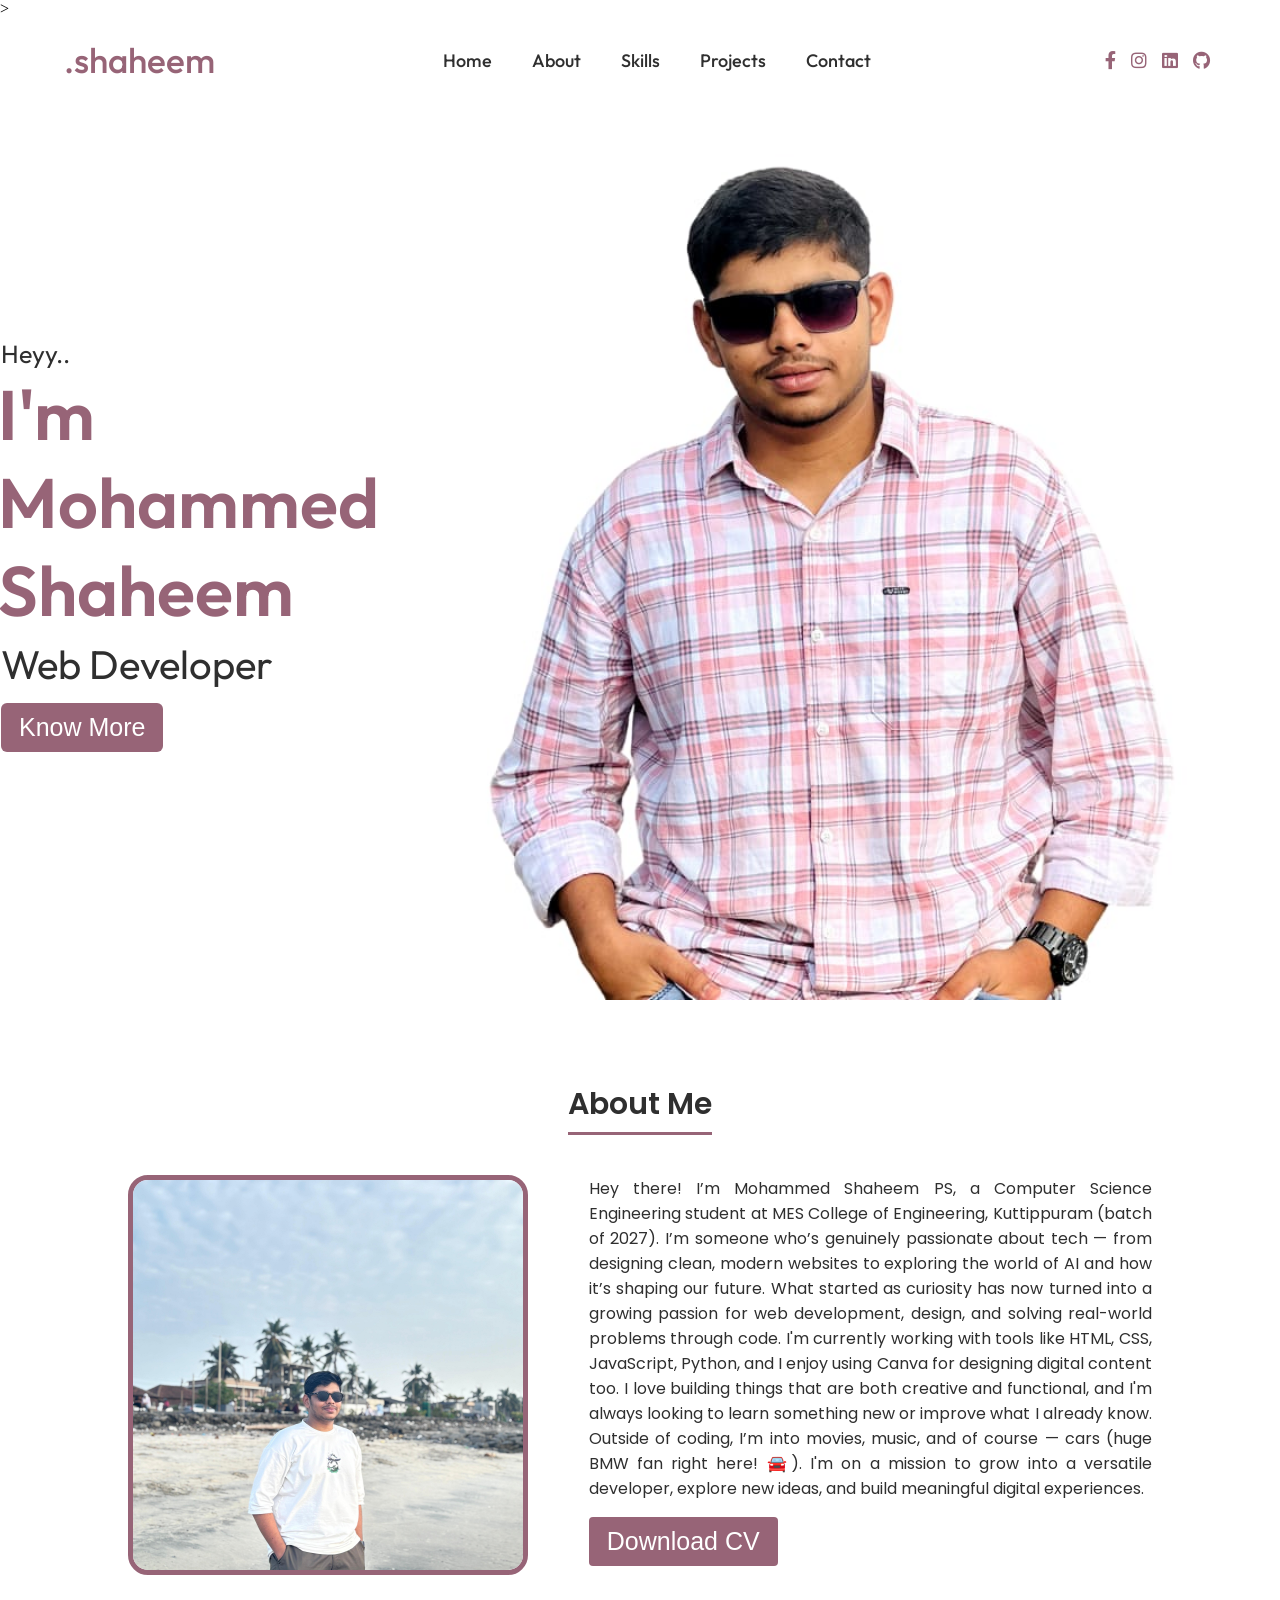
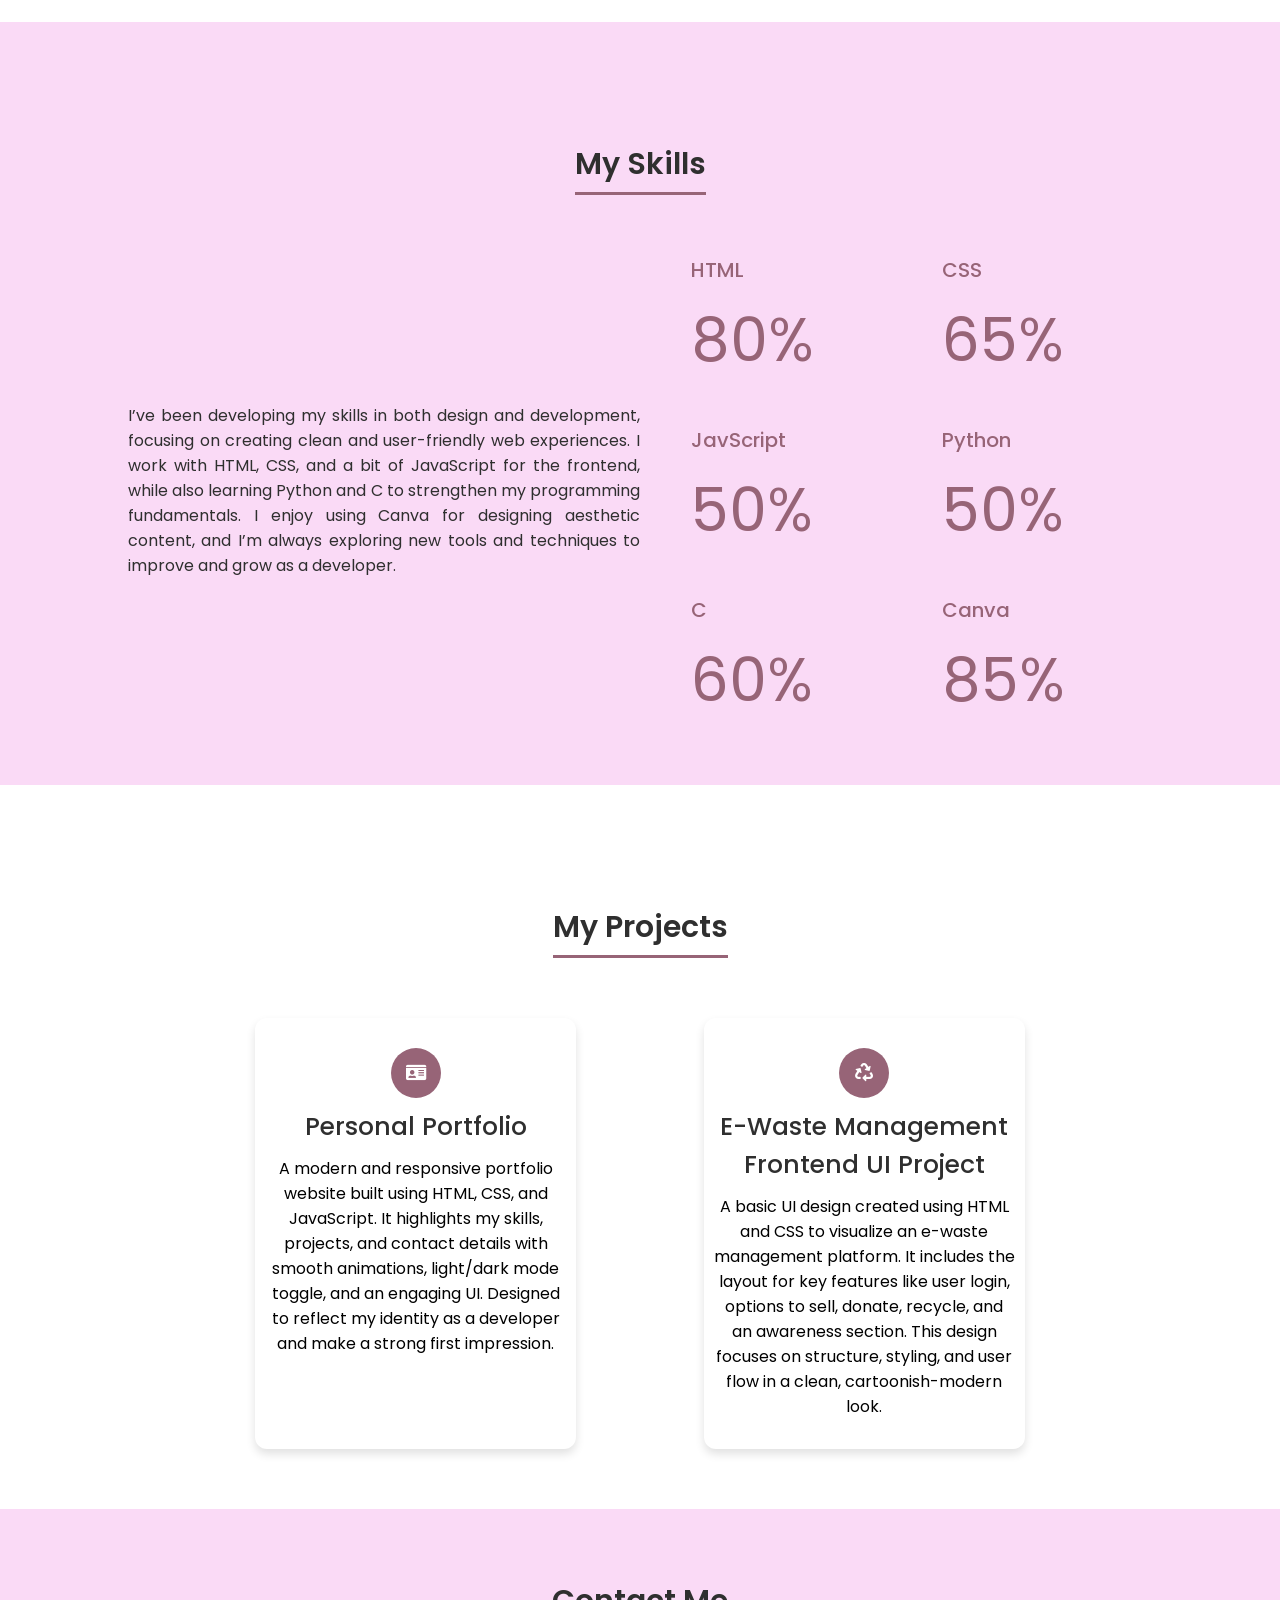
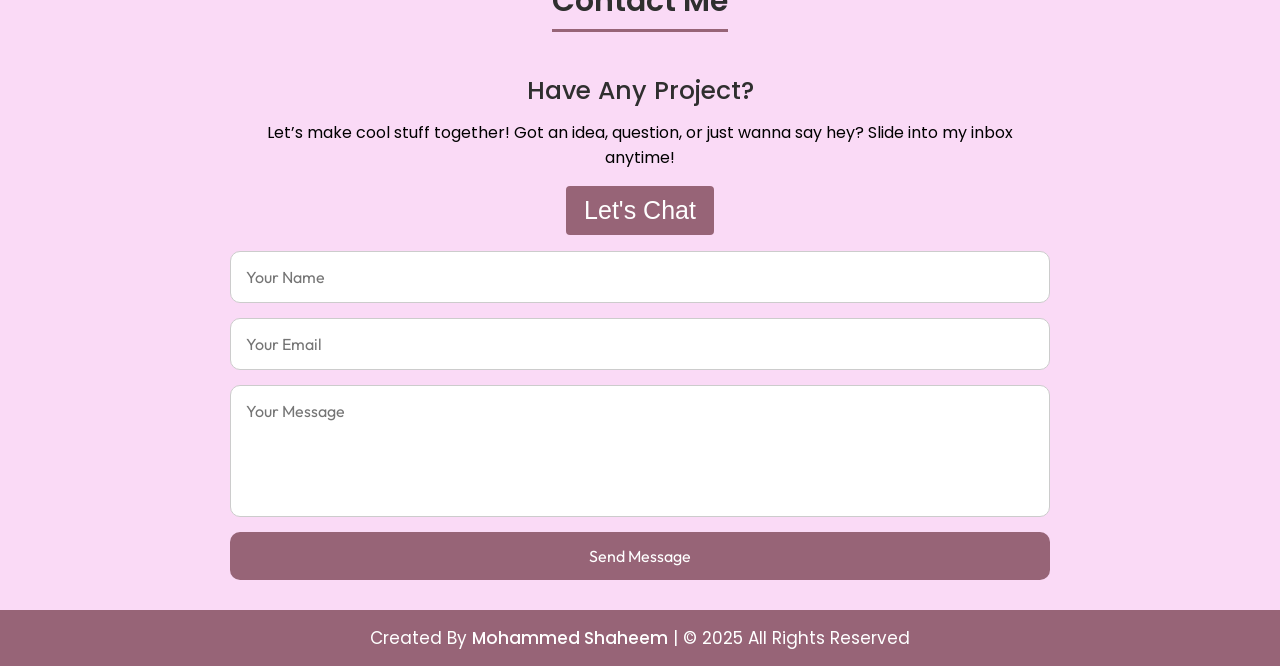
<file: personal-portfolio/index.html>
<!DOCTYPE html>
>
<html lang="en" dir="ltr">
  <head>
    <meta charset="UTF-8" />
    <title>Mr Shy</title>
    <link rel="stylesheet" href="style.css" />
    <!-- Fontawesome CDN Link -->
    <link
      rel="stylesheet"
      href="https://cdnjs.cloudflare.com/ajax/libs/font-awesome/5.15.2/css/all.min.css"
    />
    <meta name="viewport" content="width=device-width, initial-scale=1.0" />
  </head>

  <body>
    <!-- Move to up button -->
    <div class="scroll-button">
      <a href="#home"><i class="fas fa-arrow-up"></i></a>
    </div>
    <!-- navgaition menu -->
    <nav>
      <div class="navbar">
        <div class="logo"><a href="#">.shaheem</a></div>
        <ul class="menu">
          <li><a href="#home">Home</a></li>
          <li><a href="#about">About</a></li>
          <li><a href="#skills">Skills</a></li>
          <li><a href="#projects">Projects</a></li>
          <li><a href="#contact">Contact</a></li>
          <div class="cancel-btn">
            <i class="fas fa-times"></i>
          </div>
        </ul>
        <div class="media-icons">
          <a href="https://www.facebook.com/share/16W9A29NJ2/" target="_blank"
            ><i class="fab fa-facebook-f"></i
          ></a>
          <a href="https://www.instagram.com/__mr.shy__/" target="_blank"
            ><i class="fab fa-instagram"></i
          ></a>
          <a
            href="https://www.linkedin.com/in/mohammed-shaheem-ps-904553308/"
            target="_blank"
            ><i class="fab fa-linkedin"></i
          ></a>
          <a href="https://github.com/mrshy3475" target="_blank"
            ><i class="fab fa-github"></i
          ></a>
        </div>
      </div>
      <div class="menu-btn">
        <i class="fas fa-bars"></i>
      </div>
    </nav>

    <!-- Home Section Start -->
    <section class="home" id="home">
      <div class="home-content">
        <div>
          <div class="text">
            <div class="text-one">Heyy..</div>
            <div class="text-two">I'm Mohammed Shaheem</div>
            <div class="text-three">Web Developer</div>
          </div>
          <div class="button">
            <a href="#about"><button>Know More</button> </a>
          </div>
        </div>
        <div class="image">
          <img src="mrshy1.jpg" alt="mrshy" id="img" />
        </div>
      </div>
    </section>

    <!-- About Section Start -->
    <section class="about" id="about">
      <div class="content">
        <div class="title"><span>About Me</span></div>
        <div class="about-details">
          <div class="left">
            <img src="IMG-20250116-WA0070.jpg" alt="SHAHEEM" />
          </div>
          <div class="right">
            <p>
              Hey there! I’m Mohammed Shaheem PS, a Computer Science Engineering
              student at MES College of Engineering, Kuttippuram (batch of
              2027). I’m someone who’s genuinely passionate about tech — from
              designing clean, modern websites to exploring the world of AI and
              how it’s shaping our future. What started as curiosity has now
              turned into a growing passion for web development, design, and
              solving real-world problems through code. I'm currently working
              with tools like HTML, CSS, JavaScript, Python, and I enjoy using
              Canva for designing digital content too. I love building things
              that are both creative and functional, and I'm always looking to
              learn something new or improve what I already know. Outside of
              coding, I’m into movies, music, and of course — cars (huge BMW fan
              right here! 🚘). I'm on a mission to grow into a versatile
              developer, explore new ideas, and build meaningful digital
              experiences.
            </p>
            <div class="button">
              <a href="shaheem-resume(1 page).pdf" target="_blank"
                ><button>Download CV</button></a
              >
            </div>
          </div>
        </div>
      </div>
    </section>

    <!-- My Skill Section Start -->
    <!-- Section Tag and Other Div will same where we need to put same CSS -->
    <section class="skills" id="skills">
      <div class="content">
        <div class="title"><span>My Skills</span></div>
        <div class="skills-details">
          <div class="text">
            <p>
              I’ve been developing my skills in both design and development,
              focusing on creating clean and user-friendly web experiences. I
              work with HTML, CSS, and a bit of JavaScript for the frontend,
              while also learning Python and C to strengthen my programming
              fundamentals. I enjoy using Canva for designing aesthetic content,
              and I’m always exploring new tools and techniques to improve and
              grow as a developer.
            </p>
          </div>
          <div class="boxes">
            <div class="box">
              <div class="topic">HTML</div>
              <div class="per">80%</div>
            </div>
            <div class="box">
              <div class="topic">CSS</div>
              <div class="per">65%</div>
            </div>
            <div class="box">
              <div class="topic">JavScript</div>
              <div class="per">50%</div>
            </div>
            <div class="box">
              <div class="topic">Python</div>
              <div class="per">50%</div>
            </div>
            <div class="box">
              <div class="topic">C</div>
              <div class="per">60%</div>
            </div>
            <div class="box">
              <div class="topic">Canva</div>
              <div class="per">85%</div>
            </div>
          </div>
        </div>
      </div>
    </section>

    <!-- My Projects Section Start -->
    <section class="projects" id="projects">
      <div class="content">
        <div class="title"><span>My Projects</span></div>
        <div class="boxes">
          <div class="box">
            <div class="icon">
              <i class="fas fa-id-card"></i>
            </div>
            <div class="topic">Personal Portfolio</div>
            <p>
              A modern and responsive portfolio website built using HTML, CSS, and JavaScript. It highlights my skills, 
              projects, and contact details with smooth animations, light/dark mode toggle, and an engaging UI. Designed 
              to reflect my identity as a developer and make a strong first impression.
            </p>
          </div>

          <div class="box">
            <div class="icon">
              <i class="fas fa-recycle"></i>
            </div>
            <div class="topic">E-Waste Management Frontend UI Project</div>
            <p>
              A basic UI design created using HTML and CSS to visualize an e-waste management platform. It includes the 
              layout for key features like user login, options to sell, donate, recycle, and an awareness section. This 
              design focuses on structure, styling, and user flow in a clean, cartoonish-modern look.
            </p>
          </div>
        </div>
      </div>
    </section>

    <!-- Contact Me section Start -->
    <section class="contact" id="contact">
      <div class="content">
        <div class="title"><span>Contact Me</span></div>
        <div class="text">
          <div class="topic">Have Any Project?</div>
          <p>
            Let’s make cool stuff together! Got an idea, question, or just wanna
            say hey? Slide into my inbox anytime!
          </p>
          <div class="button">
            <a href="mailto:mshy8147@gmail.com"><button>Let's Chat</button></a>
          </div>
          <div class="contactform">
            <form class="contact-form">
              <input type="text" placeholder="Your Name" required />
              <input type="email" placeholder="Your Email" required />
              <textarea placeholder="Your Message" rows="5" required></textarea>
              <button type="submit">Send Message</button>
            </form>
          </div>
        </div>
      </div>
    </section>

    <!-- Footer Section Start -->
    <footer>
      <div class="text">
        <span
          >Created By <a href="#">Mohammed Shaheem</a> | &#169; 2025 All Rights
          Reserved</span
        >
      </div>
    </footer>

    <script src="script.js"></script>
  </body>
</html>
</file>
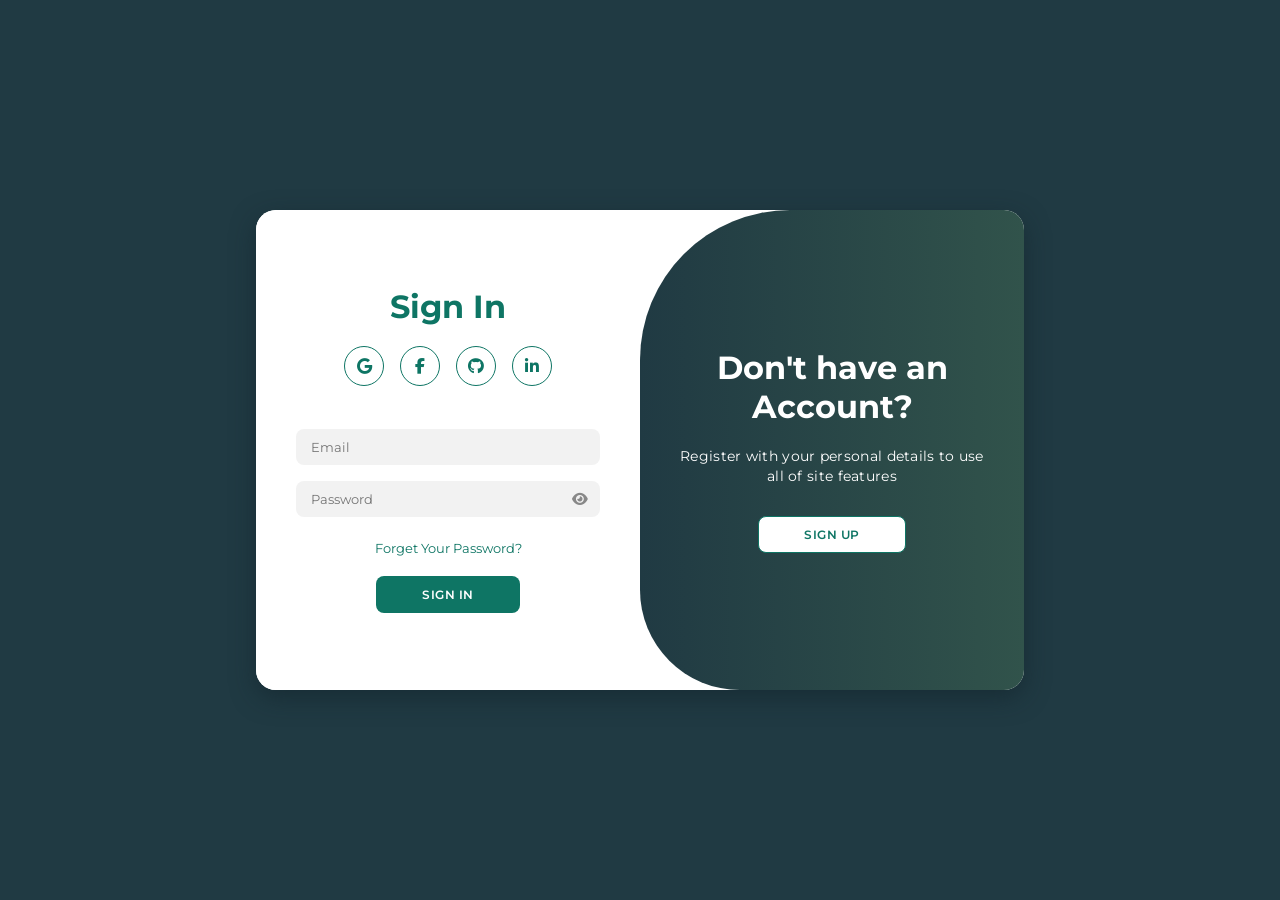
<file: responsive-login-page/index.html>
<!DOCTYPE html>
<html lang="en">

<head>
    <meta charset="UTF-8">
    <meta name="viewport" content="width=device-width, initial-scale=1.0">
    <link rel="stylesheet" href="https://cdnjs.cloudflare.com/ajax/libs/font-awesome/6.4.2/css/all.min.css">
    <link rel="stylesheet" href="style.css">
    <title>Login Page</title>
</head>

<body>

    <div class="container" id="container">
        <div class="form-container sign-up">
            <form onsubmit="return validateForm()">
                <h1>Create Account</h1>
                <div class="social-icons">
                    <a href="#" class="icon"><i class="fa-brands fa-google"></i></a>
                    <a href="#" class="icon"><i class="fa-brands fa-facebook-f"></i></a>
                    <a href="#" class="icon"><i class="fa-brands fa-github"></i></a>
                    <a href="#" class="icon"><i class="fa-brands fa-linkedin-in"></i></a>
                </div>
                <span>or use your email for registeration</span>
                <input type="text" placeholder="Name" required>
                <input type="email" placeholder="Email" required>
                <div class="password-wrapper">
                    <input type="password" placeholder="Password" id="password" required>
                    <i class="fa fa-eye" id="togglePassword"></i>
                </div>
                <div class="password-wrapper">
                    <input type="password" placeholder="Confirm Password" id="confirm-password" required>
                    <i class="fa fa-eye" id="toggleConfirmPassword"></i>
                </div>
                <p id="password-warning" >
                    Passwords do not match
                </p>
                <div class="checkbox-container">
                    <input type="checkbox" id="terms-checkbox">
                    <label for="terms-checkbox">I agree to all terms & conditions</label>
                </div>
                <button id="signup-btn">Sign Up</button>
            </form>
        </div>
        <div class="form-container sign-in">
            <form>
                <h1 id="login-text">Sign In</h1>
                <div class="social-icons">
                    <a href="#" class="icon"><i class="fa-brands fa-google"></i></a>
                    <a href="#" class="icon"><i class="fa-brands fa-facebook-f"></i></a>
                    <a href="#" class="icon"><i class="fa-brands fa-github"></i></a>
                    <a href="#" class="icon"><i class="fa-brands fa-linkedin-in"></i></a>
                </div>
                <span>or use your email password</span>
                <input type="email" placeholder="Email" required>
                <div class="password-wrapper">
                    <input type="password" placeholder="Password" id="login-password" required>
                    <i class="fa fa-eye" id="toggleLoginPassword"></i>
                </div>
                <a href="#">Forget Your Password?</a>
                <button>Sign In</button>
            </form>
        </div>
        <div class="toggle-container">
            <div class="toggle">
                <div class="toggle-panel toggle-left">
                    <h1>Welcome Back!</h1>
                    <p>Enter your personal details to use all of site features</p>
                    <button class="hidden" id="login">Sign In</button>
                </div>
                <div class="toggle-panel toggle-right">
                    <h1>Don't have an Account?</h1>
                    <p>Register with your personal details to use all of site features</p>
                    <button class="hidden" id="register">Sign Up</button>
                </div>
            </div>
        </div>
    </div>

    <script src="script.js"></script>
</body>

</html>
</file>
<file: personal-portfolio/style.css>
@import url('https://fonts.googleapis.com/css2?family=Poppins:wght@400;500;600;700&family=Ubuntu:wght@400;500;700&display&family=Quicksand:wght@400;600;700&display&family=Outfit:wght@100..900&family=Quicksand:wght@300..700&display&family=Josefin+Sans:ital,wght@0,100..700;1,100..700&family=Outfit:wght@100..900&family=Quicksand:wght@300..700&display=swap');

* {
  margin: 0;
  padding: 0;
  box-sizing: border-box;
  text-decoration: none;
  scroll-behavior: smooth;
}

/* Custom Scroll Bar CSS */
::-webkit-scrollbar {
  width: 10px;
}

::-webkit-scrollbar-track {
  background: #f1f1f1;
}

::-webkit-scrollbar-thumb {
  background: #976477;
  border-radius: 12px;
  transition: all 0.3s ease;
}

::-webkit-scrollbar-thumb:hover {
  background: #976477;
}

/* navbar styling */
nav {
  position: sticky;
  top: 0;
  width: 100%;
  padding: 20px 0;
  z-index: 998;
  transition: all 0.3s ease;
  font-family: 'Outfit', sans-serif;
}

nav.sticky {
  background: #976477;
  padding: 13px 0;
}

nav .navbar {
  width: 90%;
  display: flex;
  justify-content: space-between;
  align-items: center;
  margin: auto;
}

nav .navbar .logo a {
  font-weight: 500;
  font-size: 35px;
  color: #976477;
}

nav.sticky .navbar .logo a {
  color: #fff;
}

nav .navbar .menu {
  display: flex;
  position: relative;
}

nav .navbar .menu li {
  list-style: none;
  margin: 0 20px;
}

.navbar .menu a {
  font-size: 18px;
  font-weight: 500;
  color: #2F2F2F;
  padding: 6px 0;
  transition: all 0.4s ease;
}

.navbar .menu a:hover {
  color: #976477;
}

nav.sticky .menu a {
  color: #FFF;
}

nav.sticky .menu a:hover {
  color:#2F2F2F;
}

.navbar .media-icons a {
  color: #976477;
  font-size: 18px;
  margin: 0 6px;
}

nav.sticky .media-icons a {
  color: #FFF;
}

/* Side Navigation Menu Button CSS */
nav .menu-btn,
.navbar .menu .cancel-btn {
  position: absolute;
  color: #fff;
  right: 30px;
  top: 20px;
  font-size: 20px;
  cursor: pointer;
  transition: all 0.3s ease;
  display: none;
}

nav .menu-btn {
  color: #976477;
}

nav.sticky .menu-btn {
  color: #FFF;
}

.navbar .menu .menu-btn {
  color: #fff;
}

/* home section styling */
.home {
  height: 100vh;
  width: 100%;
  align-items: center;
  justify-content: center;
  font-family: 'Outfit', sans-serif;
  padding-top: 0;
  
}

.home .home-content {
  width: 90%;
  height: 100%;
  margin: auto;
  display: flex;
  flex-direction: row;
  justify-content: center;
  position: relative;
  align-items: center;

}


.home .text-one {
  font-size: 25px;
  color: #2F2F2F;
}

.home .text-two {
  color: #976477;
  font-size: 70px;
  font-weight: 600;
  margin-left: -3px;


}

.home .text-three {
  font-size: 40px;
  margin: 5px 0;
  color: #2F2F2F;
}
.home .img{
  position: absolute;
}

#img{
  height: 100vh;
  width: auto;
}

.home .button {
  margin: 14px 0;
}

.home .button button {
  outline: none;
  padding: 8px 16px;
  border-radius: 6px;
  font-size: 25px;
  font-weight: 400;
  background: #976477;
  color: #fff;
  cursor: pointer;
  border: 2px solid transparent;
  transition: all 0.4s ease;
}

.home .button button:hover {
  border-color: #976477;
  background-color: #fff;
  color: #976477;
}


section {
  padding-top: 40px;
}

section .content {
  width: 80%;
  margin: 40px auto;
  font-family: 'Poppins', sans-serif;
}

.about .about-details {
  display: flex;
  justify-content: space-between;
  align-items: center;
}

section .title {
  display: flex;
  justify-content: center;
  margin-bottom: 40px;
}

section .title span {
  color: #2F2F2F;
  font-size: 30px;
  font-weight: 600;
  position: relative;
  padding-bottom: 8px;
}

section .title span::before,
section .title span::after {
  content: '';
  position: absolute;
  height: 3px;
  width: 100%;
  background: #976477;
  left: 0;
  bottom: 0;
}



.about .about-details .left {
  width: 45%;
}

.about .left img {
  height: 400px;
  width: 400px;
  object-fit: cover;
  border-radius: 20px;
  border: #976477 5px solid;
}

.about-details .right {
  width: 55%;
}

section .topic {
  color: #2F2F2F;
  font-size: 25px;
  font-weight: 500;
  margin-bottom: 10px;
}

.about-details .right p {
  text-align: justify;
  color: #2F2F2F;
}

section .button {
  margin: 16px 0;
}

section .button button {
  outline: none;
  padding: 8px 16px;
  border-radius: 4px;
  font-size: 25px;
  font-weight: 400;
  background: #976477;
  color: #fff;
  border: 2px solid transparent;
  cursor: pointer;
  transition: all 0.4s ease;
}

section .button button:hover {
  border-color: #976477;
  background-color: #fff;
  color: #976477;
}

/* My Skills CSS */
.skills {
  background: #fadaf6;
}

.skills .content {
  padding: 40px 0;
}

.skills .skills-details {
  display: flex;
  justify-content: space-between;
  align-items: center;
}

.skills-details .text {
  width: 50%;
}

.skills-details p {
  color: #2F2F2F;
  text-align: justify;
}

.skills .skills-details .experience {
  display: flex;
  align-items: center;
  margin: 0 10px;
}

.skills-details .experience .num {
  color: #2F2F2F;
  font-size: 80px;
}

.skills-details .experience .exp {
  color: #2F2F2F;
  margin-left: 20px;
  font-size: 18px;
  font-weight: 500;
  margin: 0 6px;
}

.skills-details .boxes {
  width: 45%;
  display: flex;
  flex-wrap: wrap;
  justify-content: space-between;
}

.skills-details .box {
  width: calc(100% / 2 - 20px);
  margin: 20px 0;
}

.skills-details .boxes .topic {
  font-size: 20px;
  color: #976477;
}

.skills-details .boxes .per {
  font-size: 60px;
  color: #976477;
}

/* My Services CSS */
.projects .boxes {
  display: flex;
  flex-wrap: wrap;
  justify-content: space-evenly
}

.projects .boxes .box {
  margin: 20px 0;
  width: calc(100% / 3 - 20px);
  text-align: center;
  border-radius: 12px;
  padding: 30px 10px;
  box-shadow: 0 5px 10px rgba(0, 0, 0, 0.12);
  cursor: default;
  transition: all 0.4s ease;
}

.projects .boxes .box:hover {
  background: #976477;
  color: #fff;
}

.projects .boxes .box .icon {
  height: 50px;
  width: 50px;
  background: #976477;
  border-radius: 50%;
  text-align: center;
  line-height: 50px;
  font-size: 18px;
  color: #fff;
  margin: 0 auto 10px auto;
  transition: all 0.4s ease;
}

.boxes .box:hover .icon {
  background-color: #fff;
  color: #976477;
}

.projects .boxes .box:hover .topic,
.projects .boxes .box:hover p {
  color: #2F2F2F;
  transition: all 0.4s ease;
}

.projects .boxes .box:hover .topic,
.projects .boxes .box:hover p {
  color: #fff;
}

/* Contact Me CSS */
.contact {
  background: #fadaf6;
}

.contact .content {
  margin: 0 auto;
  padding: 30px 0;
}

.contact .text {
  width: 80%;
  text-align: center;
  margin: auto;
}

.contact-form {
  display: flex;
  flex-direction: column;
  gap: 15px;
  
}

.contact-form input,
.contact-form textarea {
  padding: 15px;
  border: 1px solid #ccc;
  border-radius: 10px;
  font-size: 16px;
  resize: none;
  font-family: 'Outfit', sans-serif;
}

.contact-form button {
  background-color: #976477;
  color: white;
  border: none;
  padding: 14px;
  border-radius: 10px;
  cursor: pointer;
  font-size: 16px;
  transition: 0.3s ease;
  font-family: 'Outfit', sans-serif;
}

.contact-form button:hover {
  background-color: #7d4f5b;
}


/* Footer CSS */
footer {
  background: #976477;
  padding: 15px 0;
  text-align: center;
  font-family: 'Poppins', sans-serif;
}

footer .text span {
  font-size: 17px;
  font-weight: 400;
  color: #fff;
}

footer .text span a {
  font-weight: 500;
  color: #FFF;
}

footer .text span a:hover {
  text-decoration: underline;
}

/* Scroll TO Top Button CSS */
.scroll-button a {
  position: fixed;
  bottom: 20px;
  right: 20px;
  color: #fff;
  background: #976477;
  padding: 7px 12px;
  ;
  font-size: 18px;
  border-radius: 6px;
  box-shadow: rgba(0, 0, 0, 0.15);
  display: none;
}

/* Responsive Media Query */
@media (max-width: 1190px) {
  section .content {
    width: 85%;
  }
}

@media (max-width: 1000px) {
  .about .about-details {
    justify-content: center;
    flex-direction: column;
  }

  .about .about-details .left {
    display: flex;
    justify-content: center;
    width: 100%;
  }

  .about-details .right {
    width: 90%;
    margin: 40px 0;
  }

  .services .boxes .box {
    margin: 20px 0;
    width: calc(100% / 2 - 20px);
  }
}

@media (max-width: 900px) {
  .about .left img {
    height: 350px;
    width: 350px;
  }
}

@media (max-width: 750px) {

  nav .navbar {
    width: 90%;
  }

  nav .navbar .menu {
    position: fixed;
    left: -100%;
    top: 0;
    background: #2F2F2F;
    height: 100vh;
    max-width: 400px;
    width: 100%;
    padding-top: 60px;
    flex-direction: column;
    align-items: center;
    transition: all 0.5s ease;
  }

  .navbar.active .menu {
    left: 0;
  }

  nav .navbar .menu a {
    font-size: 23px;
    display: block;
    color: #fff;
    margin: 15px 0;
  }

  nav.sticky .menu a:hover {
    color: #976477;
  }

  nav .navbar .media-icons {
    display: none;
  }

  nav .menu-btn,
  .navbar .menu .cancel-btn {
    display: block;
  }

  .home .text-two {
    font-size: 65px;
  }

  .home .text-three {
    font-size: 35px;
  }

  .skills .skills-details {
    align-items: center;
    justify-content: center;
    flex-direction: column;
  }

  .skills-details .text {
    width: 100%;
    margin-bottom: 50px;
  }

  .skills-details .boxes {
    justify-content: center;
    align-items: center;
    width: 100%;
  }

  .services .boxes .box {
    margin: 20px 0;
    width: 100%;
  }

  .contact .text {
    width: 100%;
  }
}

@media (max-width: 500px) {
  .home .text-two {
    font-size: 55px;
  }

  .home .text-three {
    font-size: 33px;
  }

  .skills-details .boxes .per {
    font-size: 50px;
    color: #976477;
  }

}
</file>
<file: responsive-login-page/style.css>
@import url('https://fonts.googleapis.com/css2?family=Montserrat:wght@300;400;500;600;700&display=swap');

*{
    margin: 0;
    padding: 0;
    box-sizing: border-box;
    font-family: 'Montserrat', sans-serif;
}

body{
    background-color: #203a43;
    display: flex;
    align-items: center;
    justify-content: center;
    flex-direction: column;
    height: 100vh;
}
#login-text{
    color:#0e7564;

}
.container{
    background-color: #fff;
    border-radius: 20px;
    box-shadow: 0 8px 24px rgba(15, 32, 39, 0.5);
    position: relative;
    overflow: hidden;
    width: 768px;
    max-width: 100%;
    min-height: 480px;
}

.container p{
    font-size: 14px;
    line-height: 20px;
    letter-spacing: 0.3px;
    margin: 20px 0;
}

.container span{
    font-size: 12px;
}

.container a{
    color: #0e7564;
    font-size: 13px;
    text-decoration: none;
    margin: 15px 0 10px;
    transition: all 0.4s ease;
}
.icon:hover{
    color: #0e7564;
    background-color: #fff;
    border-color: #0e7564;
}
.container a:hover {
    text-decoration: none;
}
.container button{
    background-color: #0e7564;
    color: #fff;
    font-size: 12px;
    padding: 10px 45px;
    border: 1px solid transparent;
    border-radius: 8px;
    font-weight: 600;
    letter-spacing: 0.5px;
    text-transform: uppercase;
    margin-top: 10px;
    cursor: pointer;
    transition: all 0.4s ease;
}
.container button:hover{
    background-color: #fff;
    color: #0e7564;
    border-color: #0e7564;
}

.container button.hidden{
    background-color: #fff;
    border-color: #0e7564;
    color: #0e7564;
    cursor: pointer;
}
.container button.hidden:hover{
    background-color: #0e7564;
    color: #fff;
}

.container form{
    background-color: #fff;
    display: flex;
    align-items: center;
    justify-content: center;
    flex-direction: column;
    padding: 0 40px;
    height: 100%;
}
input:focus {
    box-shadow: 0 0 5px #0e7564;
    background-color: #fff;
}

.container input{
    background-color: #f2f2f2;
    border: none;
    margin: 8px 0;
    padding: 10px 15px;
    font-size: 13px;
    border-radius: 8px;
    width: 100%;
    outline: none;
}

.form-container{
    position: absolute;
    top: 0;
    height: 100%;
    transition: all 0.6s ease-in-out;
}
.checkbox-container {
    display: flex;
    align-items: center;
    font-size: 13px;
    margin-top: 10px;
    gap: 8px;
}
.password-wrapper {
    position: relative;
    width: 100%;
}

.password-wrapper input {
    padding-right: 40px; /* space for the eye icon */
}

.password-wrapper i {
    position: absolute;
    top: 50%;
    right: 12px;
    transform: translateY(-50%);
    cursor: pointer;
    color: #888;
    font-size: 14px;
    transition: color 0.3s ease;
}

.password-wrapper i:hover {
    color: #0e7564;
}

#password-warning {
    height: 16px; 
    margin: 4px 0 8px;
    color: red;
    font-size: 13px;
    visibility: hidden; 
}

.checkbox-container input[type="checkbox"] {
    width: 16px;
    height: 16px;
    accent-color: #0e7564; 
    cursor: pointer;
}


.sign-in{
    left: 0;
    width: 50%;
    z-index: 2;
    color: #ffffff;
}

.container.active .sign-in{
    transform: translateX(100%);
}

.sign-up{
    left: 0;
    width: 50%;
    opacity: 0;
    z-index: 1;
    color: #0e7564;
}

.container.active .sign-up{
    transform: translateX(100%);
    opacity: 1;
    z-index: 5;
    animation: move 0.6s;
}

@keyframes move{
    0%, 49.99%{
        opacity: 0;
        z-index: 1;
    }
    50%, 100%{
        opacity: 1;
        z-index: 5;
    }
}

.social-icons{
    margin: 20px 0;
}

.social-icons a{
    border: 1px solid #0e7564;
    border-radius: 50%;
    display: inline-flex;
    justify-content: center;
    align-items: center;
    margin: 0 6px;
    width: 40px;
    height: 40px;
    color: #0e7564;
    transition: all 0.4s ease;
    font-size: 16px;
}
.social-icons a:hover {
    background-color: #0e7564;
    color: #fff;
    transform: scale(1.1);
    box-shadow: 0 4px 12px rgba(0, 0, 0, 0.2);
}

.toggle-container{
    position: absolute;
    top: 0;
    left: 50%;
    width: 50%;
    height: 100%;
    overflow: hidden;
    transition: all 0.6s ease-in-out;
    border-radius: 150px 0 0 100px;
    z-index: 1000;
}

.container.active .toggle-container{
    transform: translateX(-100%);
    border-radius: 0 150px 100px 0;
}

.toggle{
    
    height: 100%;
    background: linear-gradient(to right, #0f2027, #203a43, #31534b);
    color: #fff;
    position: relative;
    left: -100%;
    height: 100%;
    width: 200%;
    transform: translateX(0);
    transition: all 0.6s ease-in-out;
}

.container.active .toggle{
    transform: translateX(50%);
}

.toggle-panel{
    position: absolute;
    width: 50%;
    height: 100%;
    display: flex;
    align-items: center;
    justify-content: center;
    flex-direction: column;
    padding: 0 30px;
    text-align: center;
    top: 0;
    transform: translateX(0);
    transition: all 0.6s ease-in-out;
}
#togglePassword {
    position: absolute;
    right: 20px;
    top: 50%;
    transform: translateY(-50%);
    cursor: pointer;
    color: #aaa;
}


.toggle-left{
    transform: translateX(-200%);
}

.container.active .toggle-left{
    transform: translateX(0);
}

.toggle-right{
    right: 0;
    transform: translateX(0);
}

.container.active .toggle-right{
    transform: translateX(200%);
}
@media (max-width: 768px) {
  .container {
    width: 95%;
    flex-direction: column;
    border-radius: 10px;
  }

  .toggle-container {
    display: none;
  }

  .form-container {
    position: static;
    width: 100%;
    opacity: 1;
    transform: none !important;
    z-index: auto !important; 
  }
  .container form {
  padding: 20px;
  }

  .container.active .sign-in,
  .container.active .sign-up {
    transform: none;
    opacity: 1;
    z-index: auto;
  }
}
</file>
